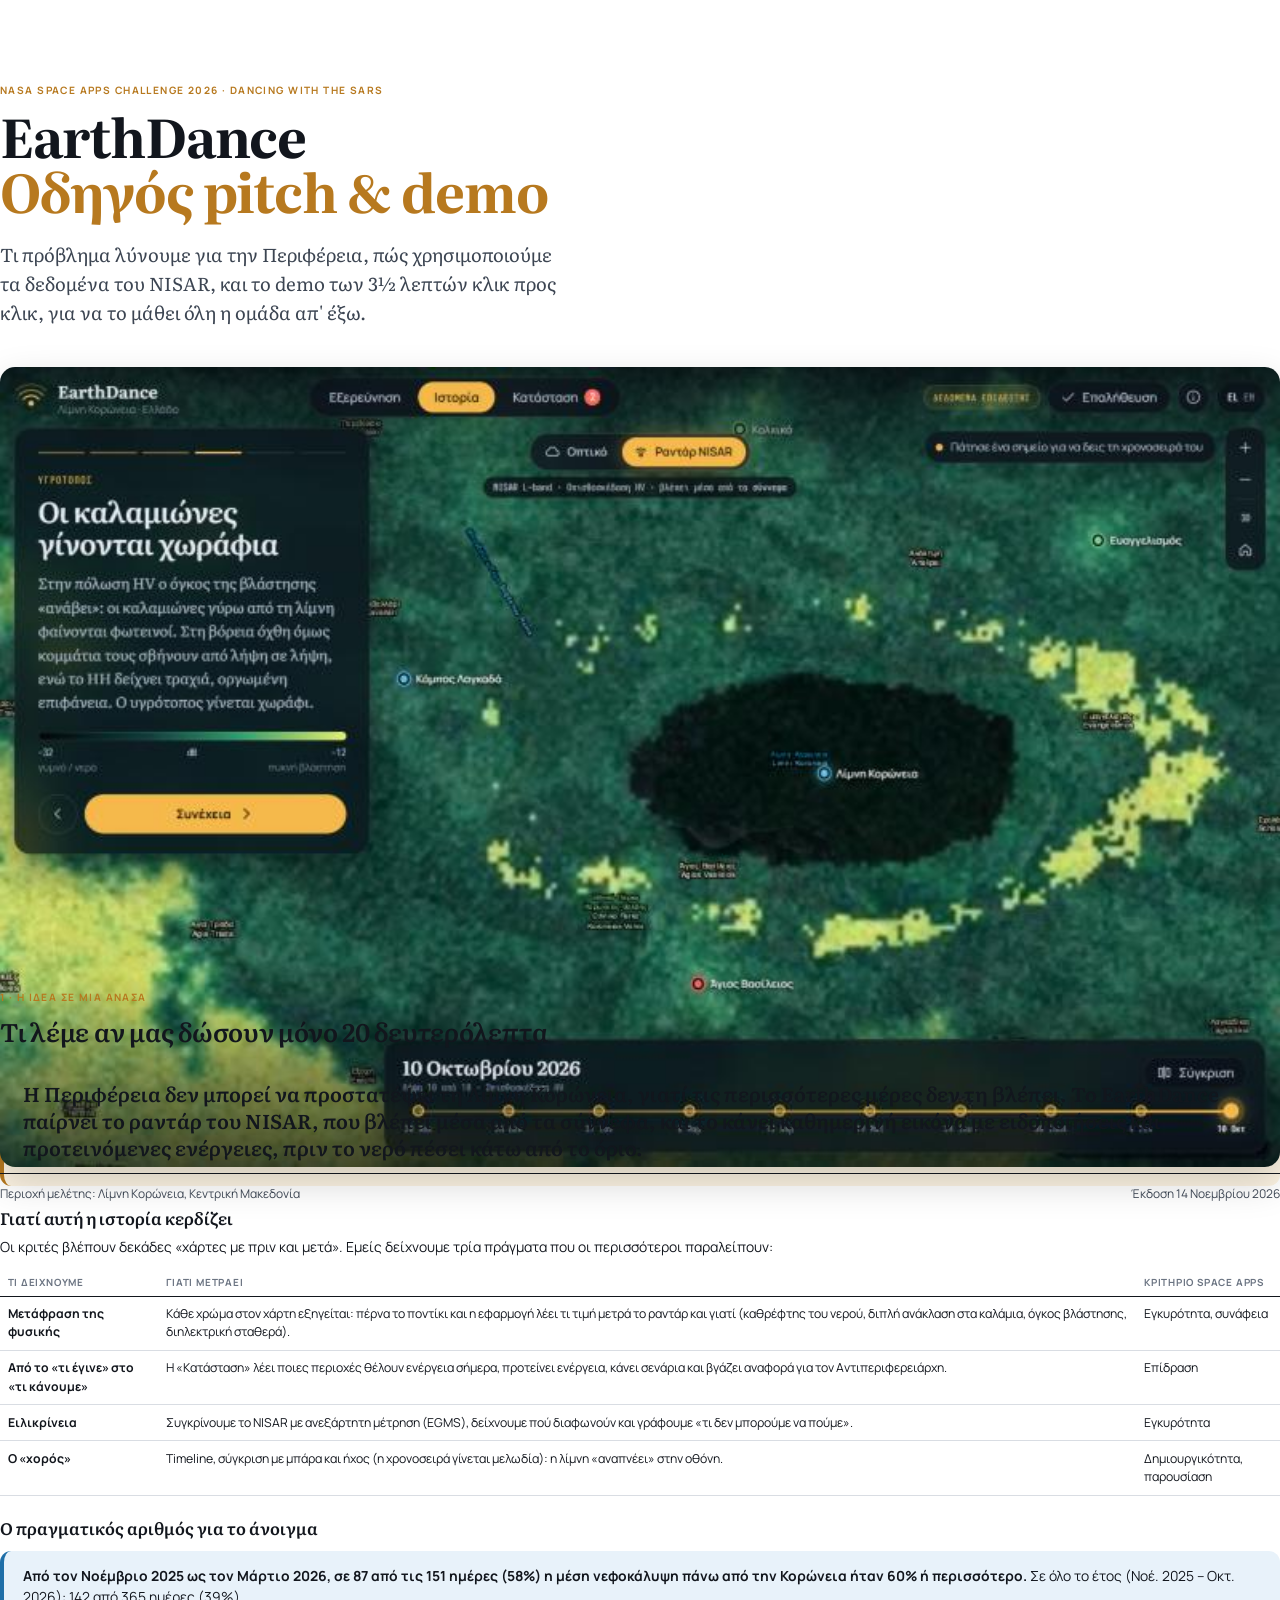
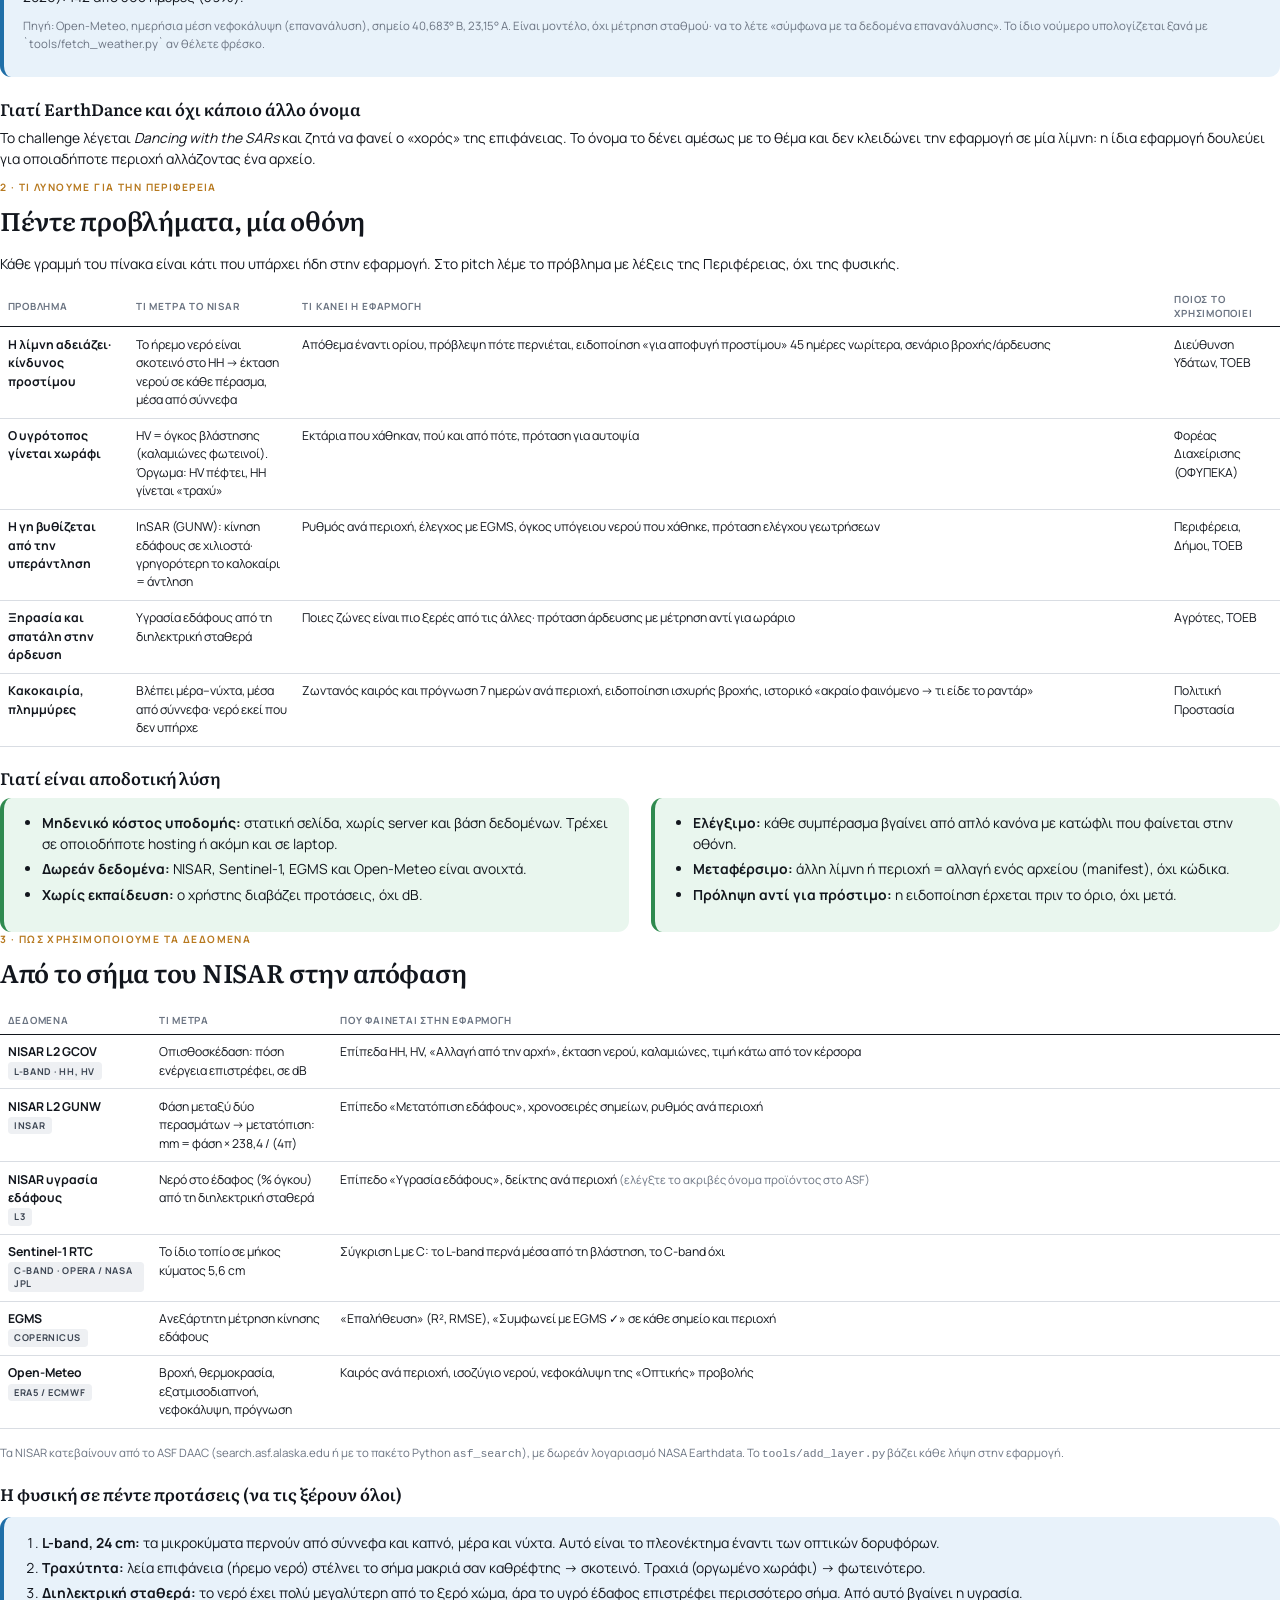
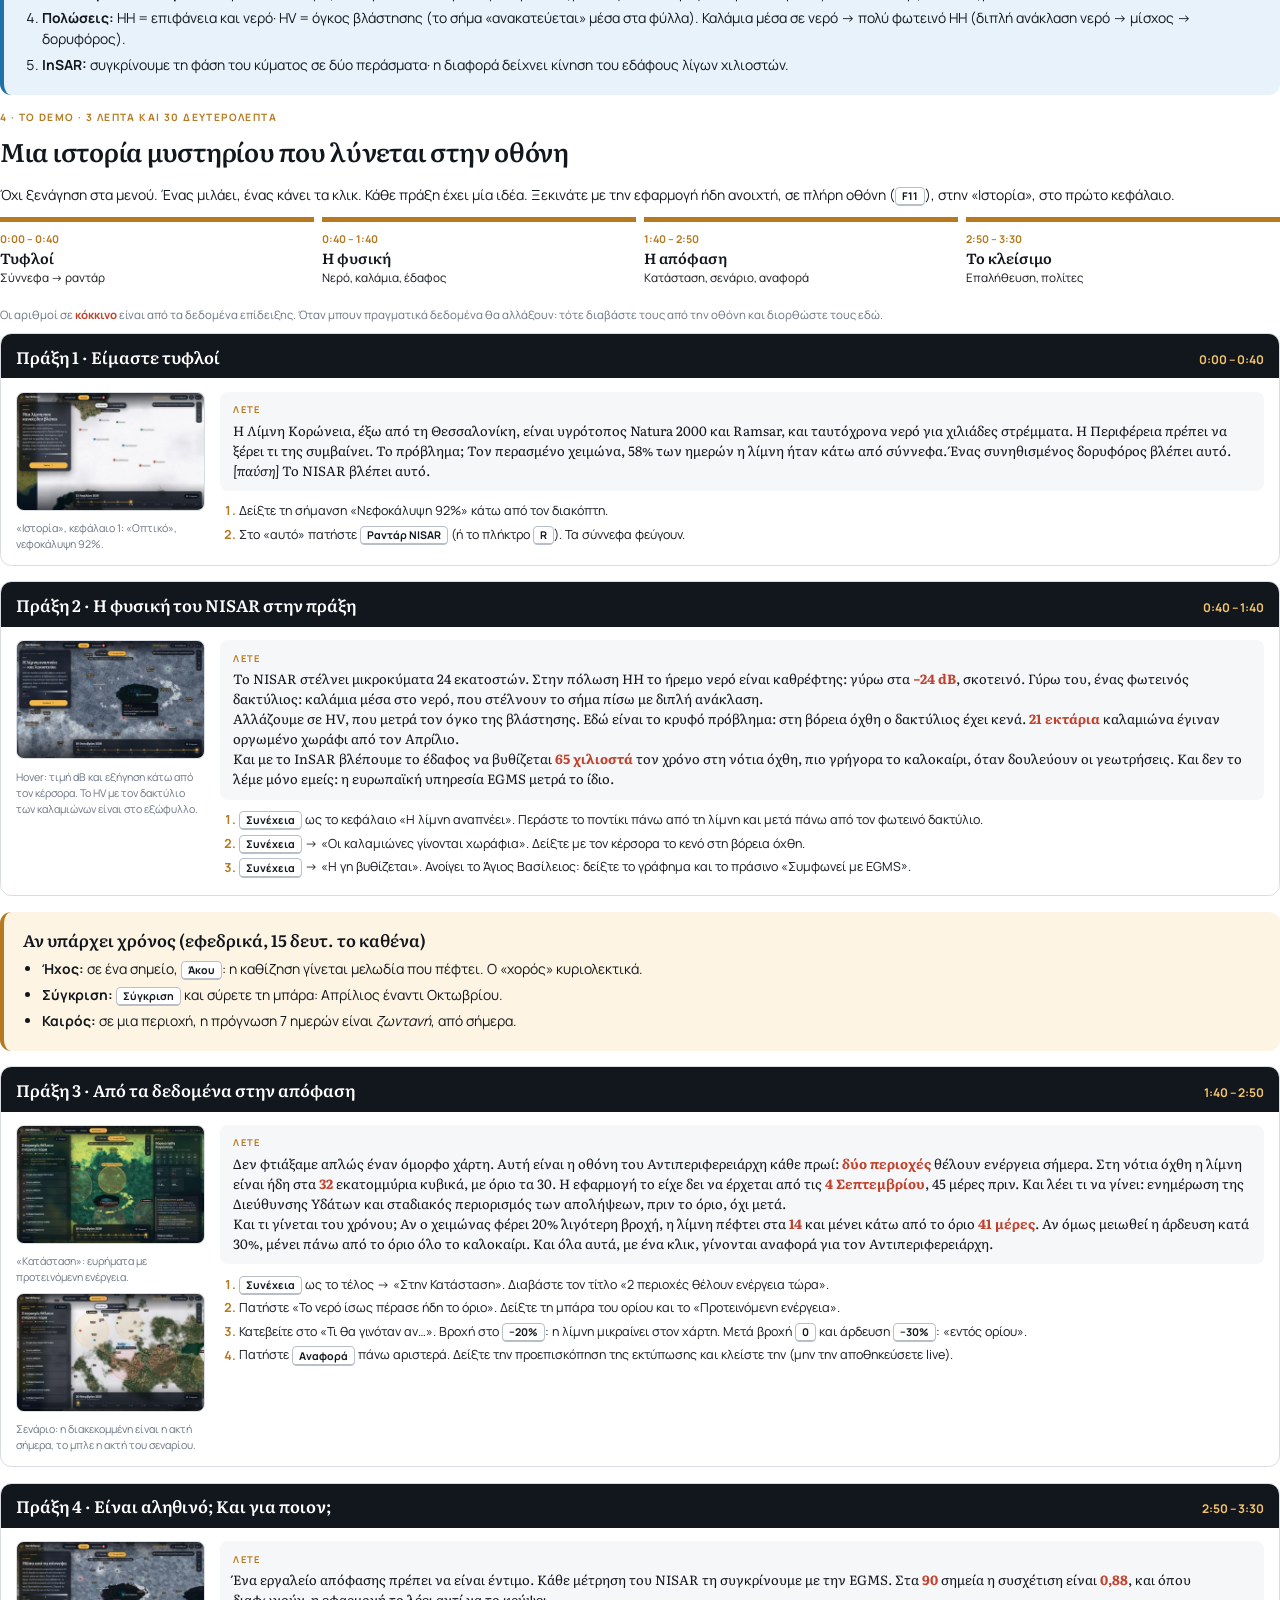
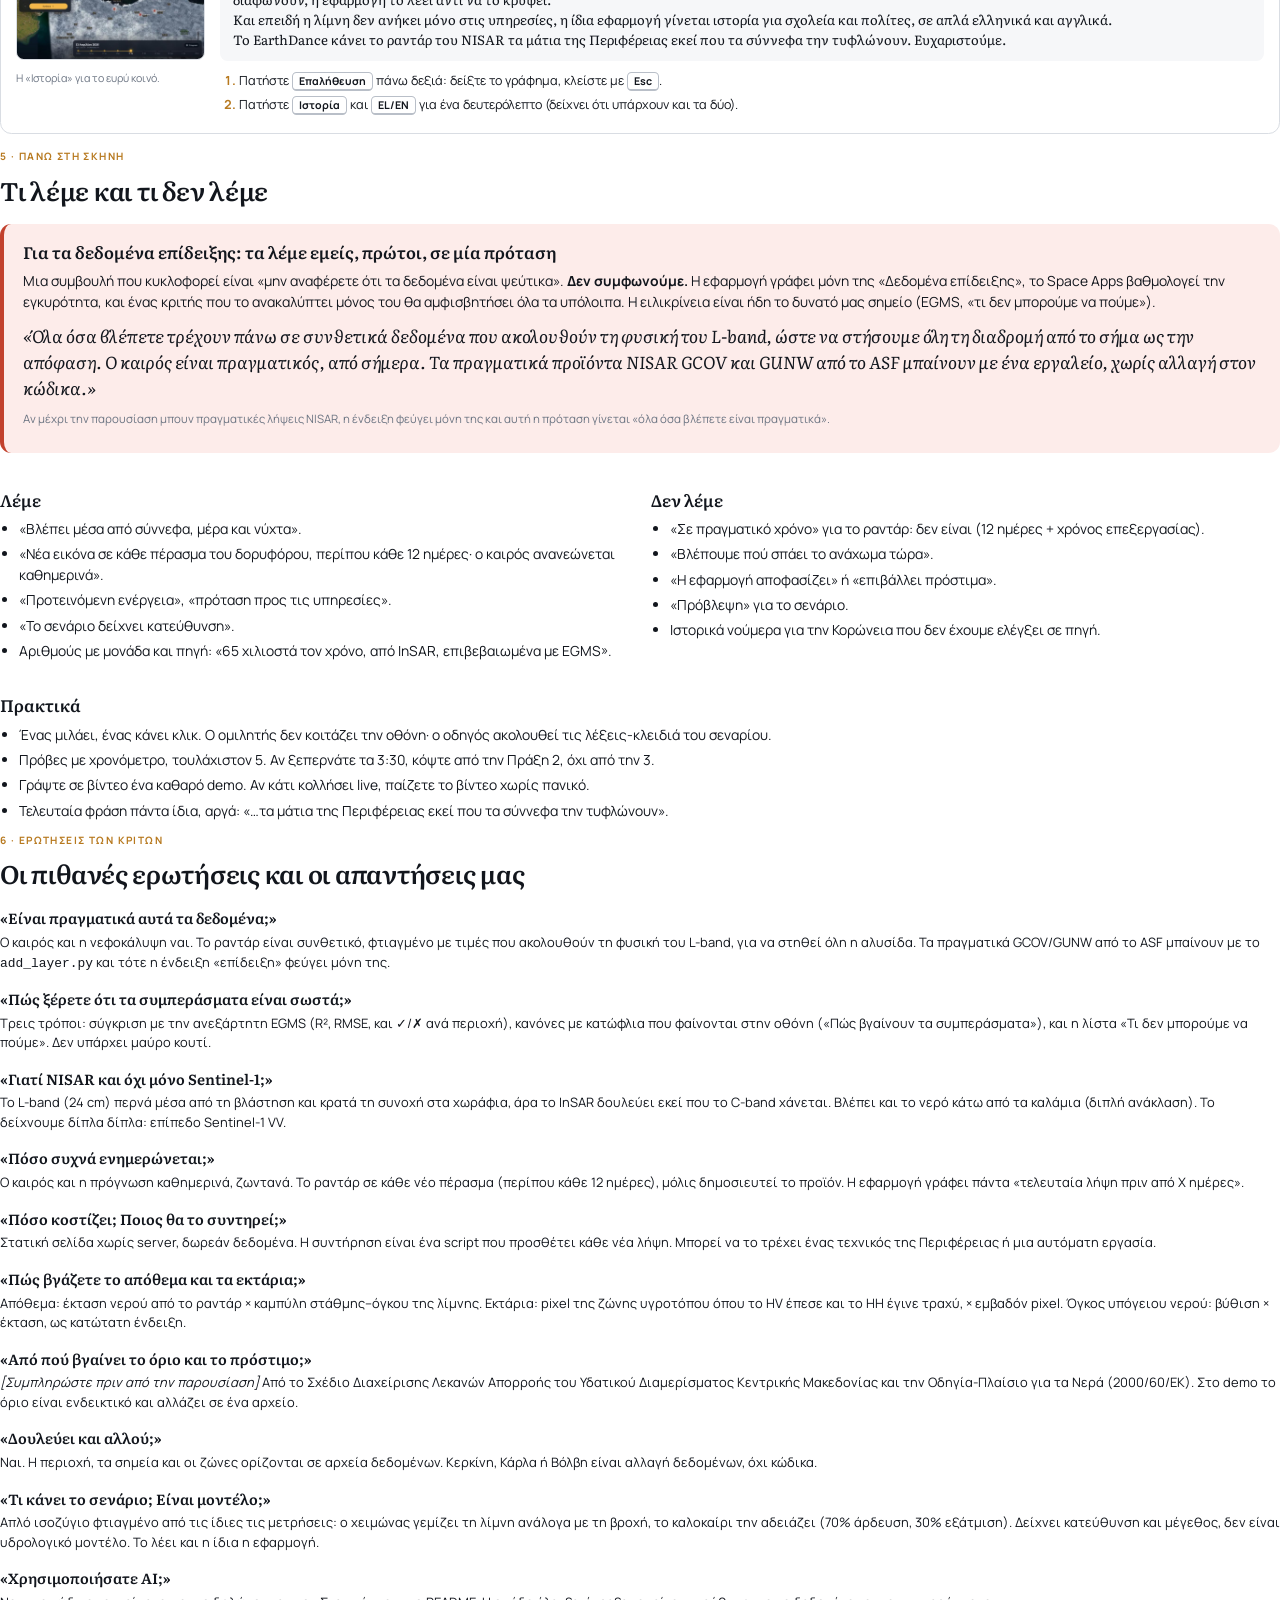
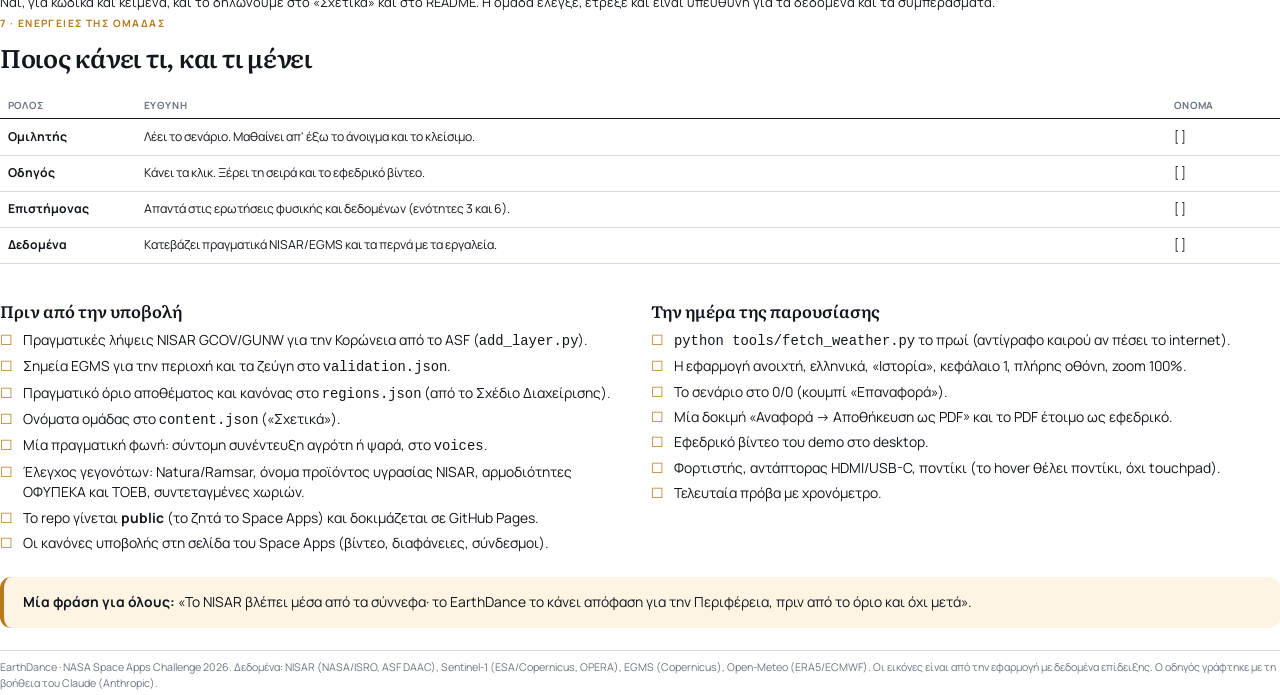
<file: docs/pitch/pitch.html>
<!doctype html>
<html lang="el">
<head>
<meta charset="utf-8">
<title>EarthDance · Οδηγός pitch και demo</title>
<link href="https://fonts.googleapis.com/css2?family=Literata:ital,opsz,wght@0,7..72,400;0,7..72,600;0,7..72,700;1,7..72,400&family=Manrope:wght@400;500;600;700;800&display=swap" rel="stylesheet">
<style>
  @page { size: A4; margin: 15mm 15mm 16mm; }
  :root { --ink: #12161d; --soft: #3c4552; --muted: #6b7482; --line: #d9dde3; --gold: #b7791f; --gold-bg: #fdf4e3; --red: #c2412d; --red-bg: #fdecea; --blue: #1f6fa8; --blue-bg: #e8f2fa; --green: #2f8a4f; --green-bg: #e9f6ee; }
  * { box-sizing: border-box; }
  html { -webkit-print-color-adjust: exact; print-color-adjust: exact; }
  body { margin: 0; font: 400 10.4pt/1.5 Manrope, "Segoe UI", sans-serif; color: var(--ink); }
  h1, h2, h3 { font-family: Literata, Georgia, serif; margin: 0; }
  h2 { font-size: 19pt; font-weight: 600; margin: 0 0 4mm; letter-spacing: -.01em; }
  h3 { font-size: 12.5pt; font-weight: 600; margin: 5mm 0 2mm; }
  p { margin: 0 0 2.6mm; }
  .page { break-after: page; }
  .page:last-child { break-after: auto; }
  .kicker { font: 700 7.6pt Manrope; letter-spacing: .14em; text-transform: uppercase; color: var(--gold); margin-bottom: 2mm; }
  .lead { font: 400 12pt/1.55 Literata, serif; color: var(--soft); }
  .muted { color: var(--muted); }
  small, .small { font-size: 8.6pt; color: var(--muted); }
  b { font-weight: 700; }
  ul { margin: 0 0 3mm; padding-left: 5mm; } li { margin-bottom: 1.2mm; }

  /* cover */
  .cover { height: 262mm; display: flex; flex-direction: column; justify-content: space-between; }
  .cover-top { padding-top: 22mm; }
  .cover h1 { font-size: 40pt; line-height: 1.02; letter-spacing: -.02em; margin: 3mm 0 6mm; }
  .cover h1 span { color: var(--gold); }
  .cover .lead { font-size: 14pt; max-width: 150mm; }
  .cover-img { width: 100%; border-radius: 4mm; margin: 8mm 0 0; box-shadow: 0 4mm 10mm rgba(0,0,0,.18); }
  .cover-meta { display: flex; justify-content: space-between; border-top: 1.5px solid var(--ink); padding-top: 3mm; font-size: 9pt; color: var(--soft); }

  /* boxes */
  .box { border-radius: 3mm; padding: 4mm 5mm; margin: 3mm 0 4mm; break-inside: avoid; }
  .box.gold { background: var(--gold-bg); border-left: 1.2mm solid var(--gold); }
  .box.red { background: var(--red-bg); border-left: 1.2mm solid var(--red); }
  .box.blue { background: var(--blue-bg); border-left: 1.2mm solid var(--blue); }
  .box.green { background: var(--green-bg); border-left: 1.2mm solid var(--green); }
  .box h3 { margin-top: 0; }
  .quote { font: italic 400 13pt/1.5 Literata, serif; color: var(--ink); }
  .big { font: 600 15pt/1.35 Literata, serif; }

  table { width: 100%; border-collapse: collapse; margin: 2mm 0 4mm; font-size: 9.2pt; break-inside: auto; }
  th { text-align: left; font: 700 7.4pt Manrope; letter-spacing: .08em; text-transform: uppercase; color: var(--muted); border-bottom: 1.5px solid var(--ink); padding: 1.8mm 2mm; }
  td { vertical-align: top; padding: 2.2mm 2mm; border-bottom: 1px solid var(--line); }
  tr { break-inside: avoid; }
  td b { color: var(--ink); }
  .tag { display: inline-block; font: 700 7pt Manrope; letter-spacing: .06em; text-transform: uppercase; padding: .6mm 1.8mm; border-radius: 1mm; background: #eef0f3; color: var(--soft); }

  /* demo script */
  .act { border: 1px solid var(--line); border-radius: 3mm; margin: 0 0 4mm; overflow: hidden; break-inside: avoid; }
  .act-head { display: flex; justify-content: space-between; align-items: baseline; background: var(--ink); color: #fff; padding: 2.6mm 4mm; }
  .act-head h3 { margin: 0; color: #fff; font-size: 12.5pt; }
  .act-head span { font: 700 9pt Manrope; color: #f4c46a; }
  .act-body { display: grid; grid-template-columns: 50mm 1fr; gap: 4mm; padding: 3.5mm 4mm; }
  .act-body img { width: 100%; border-radius: 2mm; border: 1px solid var(--line); }
  .act-body .cap { font-size: 8pt; color: var(--muted); margin-top: 1mm; }
  .say { font: 400 10pt/1.5 Literata, serif; color: var(--ink); background: #f6f7f9; border-radius: 2mm; padding: 3mm 3.5mm; margin-bottom: 3mm; }
  .say::before { content: "ΛΕΤΕ"; display: block; font: 700 7pt Manrope; letter-spacing: .14em; color: var(--gold); margin-bottom: 1mm; }
  .clicks { margin: 0; padding-left: 5mm; font-size: 9.4pt; }
  .clicks li::marker { color: var(--gold); font-weight: 700; }
  .k { display: inline-block; font: 700 8pt Manrope; padding: .3mm 1.6mm; border: 1px solid #b9bfc8; border-bottom-width: 2px; border-radius: 1.2mm; background: #fff; white-space: nowrap; }
  .num { font-weight: 700; color: var(--red); }

  .two { display: grid; grid-template-columns: 1fr 1fr; gap: 6mm; }
  .check li { list-style: none; position: relative; padding-left: 1mm; }
  .check li::before { content: "☐"; position: absolute; left: -5mm; color: var(--gold); }
  .qa h3 { font-size: 11pt; margin: 4mm 0 1mm; break-after: avoid; }
  .qa .q { break-inside: avoid; }
  .qa p { margin-bottom: 1mm; font-size: 9.7pt; }
  .timeline { display: grid; grid-template-columns: repeat(4, 1fr); gap: 2mm; margin: 3mm 0 5mm; }
  .timeline div { border-top: 1.4mm solid var(--gold); padding-top: 2mm; font-size: 8.8pt; }
  .timeline b { display: block; font: 600 11pt Literata, serif; }
  .timeline span { font: 700 8pt Manrope; color: var(--gold); }
  .foot { margin-top: 6mm; padding-top: 2mm; border-top: 1px solid var(--line); font-size: 8pt; color: var(--muted); }
</style>
</head>
<body>

<!-- ═══════════════ COVER ═══════════════ -->
<section class="page cover">
  <div class="cover-top">
    <div class="kicker">NASA Space Apps Challenge 2026 · Dancing with the SARs</div>
    <h1>EarthDance<br><span>Οδηγός pitch &amp; demo</span></h1>
    <p class="lead">Τι πρόβλημα λύνουμε για την Περιφέρεια, πώς χρησιμοποιούμε τα δεδομένα του NISAR, και το demo των 3½ λεπτών κλικ προς κλικ, για να το μάθει όλη η ομάδα απ' έξω.</p>
    <img class="cover-img" src="img/4-reeds.jpg" alt="">
  </div>
  <div class="cover-meta">
    <span>Περιοχή μελέτης: Λίμνη Κορώνεια, Κεντρική Μακεδονία</span>
    <span>Έκδοση 14 Νοεμβρίου 2026</span>
  </div>
</section>

<!-- ═══════════════ 1. THE IDEA ═══════════════ -->
<section class="page">
  <div class="kicker">1 · Η ιδέα σε μία ανάσα</div>
  <h2>Τι λέμε αν μας δώσουν μόνο 20 δευτερόλεπτα</h2>
  <div class="box gold">
    <p class="big">Η Περιφέρεια δεν μπορεί να προστατέψει τη Λίμνη Κορώνεια, γιατί τις περισσότερες μέρες δεν τη βλέπει. Το EarthDance παίρνει το ραντάρ του NISAR, που βλέπει μέσα από τα σύννεφα, και το κάνει καθημερινή εικόνα με ειδοποιήσεις και προτεινόμενες ενέργειες, πριν το νερό πέσει κάτω από το όριο.</p>
  </div>

  <h3>Γιατί αυτή η ιστορία κερδίζει</h3>
  <p>Οι κριτές βλέπουν δεκάδες «χάρτες με πριν και μετά». Εμείς δείχνουμε τρία πράγματα που οι περισσότεροι παραλείπουν:</p>
  <table>
    <tr><th style="width:42mm">Τι δείχνουμε</th><th>Γιατί μετράει</th><th style="width:38mm">Κριτήριο Space Apps</th></tr>
    <tr><td><b>Μετάφραση της φυσικής</b></td><td>Κάθε χρώμα στον χάρτη εξηγείται: πέρνα το ποντίκι και η εφαρμογή λέει τι τιμή μετρά το ραντάρ και γιατί (καθρέφτης του νερού, διπλή ανάκλαση στα καλάμια, όγκος βλάστησης, διηλεκτρική σταθερά).</td><td>Εγκυρότητα, συνάφεια</td></tr>
    <tr><td><b>Από το «τι έγινε» στο «τι κάνουμε»</b></td><td>Η «Κατάσταση» λέει ποιες περιοχές θέλουν ενέργεια σήμερα, προτείνει ενέργεια, κάνει σενάρια και βγάζει αναφορά για τον Αντιπεριφερειάρχη.</td><td>Επίδραση</td></tr>
    <tr><td><b>Ειλικρίνεια</b></td><td>Συγκρίνουμε το NISAR με ανεξάρτητη μέτρηση (EGMS), δείχνουμε πού διαφωνούν και γράφουμε «τι δεν μπορούμε να πούμε».</td><td>Εγκυρότητα</td></tr>
    <tr><td><b>Ο «χορός»</b></td><td>Timeline, σύγκριση με μπάρα και ήχος (η χρονοσειρά γίνεται μελωδία): η λίμνη «αναπνέει» στην οθόνη.</td><td>Δημιουργικότητα, παρουσίαση</td></tr>
  </table>

  <h3>Ο πραγματικός αριθμός για το άνοιγμα</h3>
  <div class="box blue">
    <p><b>Από τον Νοέμβριο 2025 ως τον Μάρτιο 2026, σε 87 από τις 151 ημέρες (58%) η μέση νεφοκάλυψη πάνω από την Κορώνεια ήταν 60% ή περισσότερο.</b> Σε όλο το έτος (Νοέ. 2025 – Οκτ. 2026): 142 από 365 ημέρες (39%).</p>
    <p class="small">Πηγή: Open-Meteo, ημερήσια μέση νεφοκάλυψη (επανανάλυση), σημείο 40,683° Β, 23,15° Α. Είναι μοντέλο, όχι μέτρηση σταθμού· να το λέτε «σύμφωνα με τα δεδομένα επανανάλυσης». Το ίδιο νούμερο υπολογίζεται ξανά με `tools/fetch_weather.py` αν θέλετε φρέσκο.</p>
  </div>

  <h3>Γιατί EarthDance και όχι κάποιο άλλο όνομα</h3>
  <p>Το challenge λέγεται <i>Dancing with the SARs</i> και ζητά να φανεί ο «χορός» της επιφάνειας. Το όνομα το δένει αμέσως με το θέμα και δεν κλειδώνει την εφαρμογή σε μία λίμνη: η ίδια εφαρμογή δουλεύει για οποιαδήποτε περιοχή αλλάζοντας ένα αρχείο.</p>
</section>

<!-- ═══════════════ 2. PROBLEMS ═══════════════ -->
<section class="page">
  <div class="kicker">2 · Τι λύνουμε για την Περιφέρεια</div>
  <h2>Πέντε προβλήματα, μία οθόνη</h2>
  <p>Κάθε γραμμή του πίνακα είναι κάτι που υπάρχει ήδη στην εφαρμογή. Στο pitch λέμε το πρόβλημα με λέξεις της Περιφέρειας, όχι της φυσικής.</p>
  <table>
    <tr><th style="width:34mm">Πρόβλημα</th><th style="width:44mm">Τι μετρά το NISAR</th><th>Τι κάνει η εφαρμογή</th><th style="width:30mm">Ποιος το χρησιμοποιεί</th></tr>
    <tr><td><b>Η λίμνη αδειάζει· κίνδυνος προστίμου</b></td><td>Το ήρεμο νερό είναι σκοτεινό στο HH → έκταση νερού σε κάθε πέρασμα, μέσα από σύννεφα</td><td>Απόθεμα έναντι ορίου, πρόβλεψη πότε περνιέται, ειδοποίηση «για αποφυγή προστίμου» 45 ημέρες νωρίτερα, σενάριο βροχής/άρδευσης</td><td>Διεύθυνση Υδάτων, ΤΟΕΒ</td></tr>
    <tr><td><b>Ο υγρότοπος γίνεται χωράφι</b></td><td>HV = όγκος βλάστησης (καλαμιώνες φωτεινοί). Όργωμα: HV πέφτει, HH γίνεται «τραχύ»</td><td>Εκτάρια που χάθηκαν, πού και από πότε, πρόταση για αυτοψία</td><td>Φορέας Διαχείρισης (ΟΦΥΠΕΚΑ)</td></tr>
    <tr><td><b>Η γη βυθίζεται από την υπεράντληση</b></td><td>InSAR (GUNW): κίνηση εδάφους σε χιλιοστά· γρηγορότερη το καλοκαίρι = άντληση</td><td>Ρυθμός ανά περιοχή, έλεγχος με EGMS, όγκος υπόγειου νερού που χάθηκε, πρόταση ελέγχου γεωτρήσεων</td><td>Περιφέρεια, Δήμοι, ΤΟΕΒ</td></tr>
    <tr><td><b>Ξηρασία και σπατάλη στην άρδευση</b></td><td>Υγρασία εδάφους από τη διηλεκτρική σταθερά</td><td>Ποιες ζώνες είναι πιο ξερές από τις άλλες· πρόταση άρδευσης με μέτρηση αντί για ωράριο</td><td>Αγρότες, ΤΟΕΒ</td></tr>
    <tr><td><b>Κακοκαιρία, πλημμύρες</b></td><td>Βλέπει μέρα–νύχτα, μέσα από σύννεφα· νερό εκεί που δεν υπήρχε</td><td>Ζωντανός καιρός και πρόγνωση 7 ημερών ανά περιοχή, ειδοποίηση ισχυρής βροχής, ιστορικό «ακραίο φαινόμενο → τι είδε το ραντάρ»</td><td>Πολιτική Προστασία</td></tr>
  </table>

  <h3>Γιατί είναι αποδοτική λύση</h3>
  <div class="two">
    <div class="box green" style="margin:0">
      <ul>
        <li><b>Μηδενικό κόστος υποδομής:</b> στατική σελίδα, χωρίς server και βάση δεδομένων. Τρέχει σε οποιοδήποτε hosting ή ακόμη και σε laptop.</li>
        <li><b>Δωρεάν δεδομένα:</b> NISAR, Sentinel-1, EGMS και Open-Meteo είναι ανοιχτά.</li>
        <li><b>Χωρίς εκπαίδευση:</b> ο χρήστης διαβάζει προτάσεις, όχι dB.</li>
      </ul>
    </div>
    <div class="box green" style="margin:0">
      <ul>
        <li><b>Ελέγξιμο:</b> κάθε συμπέρασμα βγαίνει από απλό κανόνα με κατώφλι που φαίνεται στην οθόνη.</li>
        <li><b>Μεταφέρσιμο:</b> άλλη λίμνη ή περιοχή = αλλαγή ενός αρχείου (manifest), όχι κώδικα.</li>
        <li><b>Πρόληψη αντί για πρόστιμο:</b> η ειδοποίηση έρχεται πριν το όριο, όχι μετά.</li>
      </ul>
    </div>
  </div>
</section>

<!-- ═══════════════ 3. NASA DATA ═══════════════ -->
<section class="page">
  <div class="kicker">3 · Πώς χρησιμοποιούμε τα δεδομένα</div>
  <h2>Από το σήμα του NISAR στην απόφαση</h2>
  <table>
    <tr><th style="width:40mm">Δεδομένα</th><th style="width:48mm">Τι μετρά</th><th>Πού φαίνεται στην εφαρμογή</th></tr>
    <tr><td><b>NISAR L2 GCOV</b><br><span class="tag">L-band · HH, HV</span></td><td>Οπισθοσκέδαση: πόση ενέργεια επιστρέφει, σε dB</td><td>Επίπεδα HH, HV, «Αλλαγή από την αρχή», έκταση νερού, καλαμιώνες, τιμή κάτω από τον κέρσορα</td></tr>
    <tr><td><b>NISAR L2 GUNW</b><br><span class="tag">InSAR</span></td><td>Φάση μεταξύ δύο περασμάτων → μετατόπιση: mm = φάση × 238,4 / (4π)</td><td>Επίπεδο «Μετατόπιση εδάφους», χρονοσειρές σημείων, ρυθμός ανά περιοχή</td></tr>
    <tr><td><b>NISAR υγρασία εδάφους</b><br><span class="tag">L3</span></td><td>Νερό στο έδαφος (% όγκου) από τη διηλεκτρική σταθερά</td><td>Επίπεδο «Υγρασία εδάφους», δείκτης ανά περιοχή <small>(ελέγξτε το ακριβές όνομα προϊόντος στο ASF)</small></td></tr>
    <tr><td><b>Sentinel-1 RTC</b><br><span class="tag">C-band · OPERA / NASA JPL</span></td><td>Το ίδιο τοπίο σε μήκος κύματος 5,6 cm</td><td>Σύγκριση L με C: το L-band περνά μέσα από τη βλάστηση, το C-band όχι</td></tr>
    <tr><td><b>EGMS</b><br><span class="tag">Copernicus</span></td><td>Ανεξάρτητη μέτρηση κίνησης εδάφους</td><td>«Επαλήθευση» (R², RMSE), «Συμφωνεί με EGMS ✓» σε κάθε σημείο και περιοχή</td></tr>
    <tr><td><b>Open-Meteo</b><br><span class="tag">ERA5 / ECMWF</span></td><td>Βροχή, θερμοκρασία, εξατμισοδιαπνοή, νεφοκάλυψη, πρόγνωση</td><td>Καιρός ανά περιοχή, ισοζύγιο νερού, νεφοκάλυψη της «Οπτικής» προβολής</td></tr>
  </table>
  <p class="small">Τα NISAR κατεβαίνουν από το ASF DAAC (search.asf.alaska.edu ή με το πακέτο Python <code>asf_search</code>), με δωρεάν λογαριασμό NASA Earthdata. Το <code>tools/add_layer.py</code> βάζει κάθε λήψη στην εφαρμογή.</p>

  <h3>Η φυσική σε πέντε προτάσεις (να τις ξέρουν όλοι)</h3>
  <div class="box blue">
    <ol style="margin:0;padding-left:5mm">
      <li><b>L-band, 24 cm:</b> τα μικροκύματα περνούν από σύννεφα και καπνό, μέρα και νύχτα. Αυτό είναι το πλεονέκτημα έναντι των οπτικών δορυφόρων.</li>
      <li><b>Τραχύτητα:</b> λεία επιφάνεια (ήρεμο νερό) στέλνει το σήμα μακριά σαν καθρέφτης → σκοτεινό. Τραχιά (οργωμένο χωράφι) → φωτεινότερο.</li>
      <li><b>Διηλεκτρική σταθερά:</b> το νερό έχει πολύ μεγαλύτερη από το ξερό χώμα, άρα το υγρό έδαφος επιστρέφει περισσότερο σήμα. Από αυτό βγαίνει η υγρασία.</li>
      <li><b>Πολώσεις:</b> HH = επιφάνεια και νερό· HV = όγκος βλάστησης (το σήμα «ανακατεύεται» μέσα στα φύλλα). Καλάμια μέσα σε νερό → πολύ φωτεινό HH (διπλή ανάκλαση νερό → μίσχος → δορυφόρος).</li>
      <li><b>InSAR:</b> συγκρίνουμε τη φάση του κύματος σε δύο περάσματα· η διαφορά δείχνει κίνηση του εδάφους λίγων χιλιοστών.</li>
    </ol>
  </div>
</section>

<!-- ═══════════════ 4. DEMO SCRIPT ═══════════════ -->
<section class="page">
  <div class="kicker">4 · Το demo · 3 λεπτά και 30 δευτερόλεπτα</div>
  <h2>Μια ιστορία μυστηρίου που λύνεται στην οθόνη</h2>
  <p>Όχι ξενάγηση στα μενού. Ένας μιλάει, ένας κάνει τα κλικ. Κάθε πράξη έχει μία ιδέα. Ξεκινάτε με την εφαρμογή ήδη ανοιχτή, σε πλήρη οθόνη (<span class="k">F11</span>), στην «Ιστορία», στο πρώτο κεφάλαιο.</p>
  <div class="timeline">
    <div><span>0:00 – 0:40</span><b>Τυφλοί</b>Σύννεφα → ραντάρ</div>
    <div><span>0:40 – 1:40</span><b>Η φυσική</b>Νερό, καλάμια, έδαφος</div>
    <div><span>1:40 – 2:50</span><b>Η απόφαση</b>Κατάσταση, σενάριο, αναφορά</div>
    <div><span>2:50 – 3:30</span><b>Το κλείσιμο</b>Επαλήθευση, πολίτες</div>
  </div>
  <p class="small">Οι αριθμοί σε <span class="num">κόκκινο</span> είναι από τα δεδομένα επίδειξης. Όταν μπουν πραγματικά δεδομένα θα αλλάξουν: τότε διαβάστε τους από την οθόνη και διορθώστε τους εδώ.</p>

  <div class="act">
    <div class="act-head"><h3>Πράξη 1 · Είμαστε τυφλοί</h3><span>0:00 – 0:40</span></div>
    <div class="act-body">
      <div><img src="img/1-clouds.jpg" alt=""><div class="cap">«Ιστορία», κεφάλαιο 1: «Οπτικό», νεφοκάλυψη 92%.</div></div>
      <div>
        <div class="say">Η Λίμνη Κορώνεια, έξω από τη Θεσσαλονίκη, είναι υγρότοπος Natura 2000 και Ramsar, και ταυτόχρονα νερό για χιλιάδες στρέμματα. Η Περιφέρεια πρέπει να ξέρει τι της συμβαίνει. Το πρόβλημα; Τον περασμένο χειμώνα, 58% των ημερών η λίμνη ήταν κάτω από σύννεφα. Ένας συνηθισμένος δορυφόρος βλέπει αυτό. <i>[παύση]</i> Το NISAR βλέπει αυτό.</div>
        <ol class="clicks">
          <li>Δείξτε τη σήμανση «Νεφοκάλυψη 92%» κάτω από τον διακόπτη.</li>
          <li>Στο «αυτό» πατήστε <span class="k">Ραντάρ NISAR</span> (ή το πλήκτρο <span class="k">R</span>). Τα σύννεφα φεύγουν.</li>
        </ol>
      </div>
    </div>
  </div>

  <div class="act">
    <div class="act-head"><h3>Πράξη 2 · Η φυσική του NISAR στην πράξη</h3><span>0:40 – 1:40</span></div>
    <div class="act-body">
      <div><img src="img/3-hover.jpg" alt=""><div class="cap">Hover: τιμή dB και εξήγηση κάτω από τον κέρσορα. Το HV με τον δακτύλιο των καλαμιώνων είναι στο εξώφυλλο.</div></div>
      <div>
        <div class="say">Το NISAR στέλνει μικροκύματα 24 εκατοστών. Στην πόλωση HH το ήρεμο νερό είναι καθρέφτης: γύρω στα <span class="num">−24 dB</span>, σκοτεινό. Γύρω του, ένας φωτεινός δακτύλιος: καλάμια μέσα στο νερό, που στέλνουν το σήμα πίσω με διπλή ανάκλαση. <br>Αλλάζουμε σε HV, που μετρά τον όγκο της βλάστησης. Εδώ είναι το κρυφό πρόβλημα: στη βόρεια όχθη ο δακτύλιος έχει κενά. <span class="num">21 εκτάρια</span> καλαμιώνα έγιναν οργωμένο χωράφι από τον Απρίλιο. <br>Και με το InSAR βλέπουμε το έδαφος να βυθίζεται <span class="num">65 χιλιοστά</span> τον χρόνο στη νότια όχθη, πιο γρήγορα το καλοκαίρι, όταν δουλεύουν οι γεωτρήσεις. Και δεν το λέμε μόνο εμείς: η ευρωπαϊκή υπηρεσία EGMS μετρά το ίδιο.</div>
        <ol class="clicks">
          <li><span class="k">Συνέχεια</span> ως το κεφάλαιο «Η λίμνη αναπνέει». Περάστε το ποντίκι πάνω από τη λίμνη και μετά πάνω από τον φωτεινό δακτύλιο.</li>
          <li><span class="k">Συνέχεια</span> → «Οι καλαμιώνες γίνονται χωράφια». Δείξτε με τον κέρσορα το κενό στη βόρεια όχθη.</li>
          <li><span class="k">Συνέχεια</span> → «Η γη βυθίζεται». Ανοίγει το Άγιος Βασίλειος: δείξτε το γράφημα και το πράσινο «Συμφωνεί με EGMS».</li>
        </ol>
      </div>
    </div>
  </div>
  <div class="box gold">
    <h3>Αν υπάρχει χρόνος (εφεδρικά, 15 δευτ. το καθένα)</h3>
    <ul style="margin:0">
      <li><b>Ήχος:</b> σε ένα σημείο, <span class="k">Άκου</span>: η καθίζηση γίνεται μελωδία που πέφτει. Ο «χορός» κυριολεκτικά.</li>
      <li><b>Σύγκριση:</b> <span class="k">Σύγκριση</span> και σύρετε τη μπάρα: Απρίλιος έναντι Οκτωβρίου.</li>
      <li><b>Καιρός:</b> σε μια περιοχή, η πρόγνωση 7 ημερών είναι <i>ζωντανή</i>, από σήμερα.</li>
    </ul>
  </div>
</section>

<section class="page">
  <div class="act">
    <div class="act-head"><h3>Πράξη 3 · Από τα δεδομένα στην απόφαση</h3><span>1:40 – 2:50</span></div>
    <div class="act-body">
      <div><img src="img/7-actions.jpg" alt=""><div class="cap">«Κατάσταση»: ευρήματα με προτεινόμενη ενέργεια.</div><img src="img/6-scenario.jpg" alt="" style="margin-top:2mm"><div class="cap">Σενάριο: η διακεκομμένη είναι η ακτή σήμερα, το μπλε η ακτή του σεναρίου.</div></div>
      <div>
        <div class="say">Δεν φτιάξαμε απλώς έναν όμορφο χάρτη. Αυτή είναι η οθόνη του Αντιπεριφερειάρχη κάθε πρωί: <span class="num">δύο περιοχές</span> θέλουν ενέργεια σήμερα. Στη νότια όχθη η λίμνη είναι ήδη στα <span class="num">32</span> εκατομμύρια κυβικά, με όριο τα 30. Η εφαρμογή το είχε δει να έρχεται από τις <span class="num">4 Σεπτεμβρίου</span>, 45 μέρες πριν. Και λέει τι να γίνει: ενημέρωση της Διεύθυνσης Υδάτων και σταδιακός περιορισμός των απολήψεων, πριν το όριο, όχι μετά. <br>Και τι γίνεται του χρόνου; Αν ο χειμώνας φέρει 20% λιγότερη βροχή, η λίμνη πέφτει στα <span class="num">14</span> και μένει κάτω από το όριο <span class="num">41 μέρες</span>. Αν όμως μειωθεί η άρδευση κατά 30%, μένει πάνω από το όριο όλο το καλοκαίρι. Και όλα αυτά, με ένα κλικ, γίνονται αναφορά για τον Αντιπεριφερειάρχη.</div>
        <ol class="clicks">
          <li><span class="k">Συνέχεια</span> ως το τέλος → «Στην Κατάσταση». Διαβάστε τον τίτλο «2 περιοχές θέλουν ενέργεια τώρα».</li>
          <li>Πατήστε «Το νερό ίσως πέρασε ήδη το όριο». Δείξτε τη μπάρα του ορίου και το «Προτεινόμενη ενέργεια».</li>
          <li>Κατεβείτε στο «Τι θα γινόταν αν…». Βροχή στο <span class="k">−20%</span>: η λίμνη μικραίνει στον χάρτη. Μετά βροχή <span class="k">0</span> και άρδευση <span class="k">−30%</span>: «εντός ορίου».</li>
          <li>Πατήστε <span class="k">Αναφορά</span> πάνω αριστερά. Δείξτε την προεπισκόπηση της εκτύπωσης και κλείστε την (μην την αποθηκεύσετε live).</li>
        </ol>
      </div>
    </div>
  </div>

  <div class="act">
    <div class="act-head"><h3>Πράξη 4 · Είναι αληθινό; Και για ποιον;</h3><span>2:50 – 3:30</span></div>
    <div class="act-body">
      <div><img src="img/2-radar.jpg" alt=""><div class="cap">Η «Ιστορία» για το ευρύ κοινό.</div></div>
      <div>
        <div class="say">Ένα εργαλείο απόφασης πρέπει να είναι έντιμο. Κάθε μέτρηση του NISAR τη συγκρίνουμε με την EGMS. Στα <span class="num">90</span> σημεία η συσχέτιση είναι <span class="num">0,88</span>, και όπου διαφωνούν, η εφαρμογή το λέει αντί να το κρύψει. <br>Και επειδή η λίμνη δεν ανήκει μόνο στις υπηρεσίες, η ίδια εφαρμογή γίνεται ιστορία για σχολεία και πολίτες, σε απλά ελληνικά και αγγλικά. <br>Το EarthDance κάνει το ραντάρ του NISAR τα μάτια της Περιφέρειας εκεί που τα σύννεφα την τυφλώνουν. Ευχαριστούμε.</div>
        <ol class="clicks">
          <li>Πατήστε <span class="k">Επαλήθευση</span> πάνω δεξιά: δείξτε το γράφημα, κλείστε με <span class="k">Esc</span>.</li>
          <li>Πατήστε <span class="k">Ιστορία</span> και <span class="k">EL/EN</span> για ένα δευτερόλεπτο (δείχνει ότι υπάρχουν και τα δύο).</li>
        </ol>
      </div>
    </div>
  </div>

</section>

<!-- ═══════════════ 5. DO / DON'T ═══════════════ -->
<section class="page">
  <div class="kicker">5 · Πάνω στη σκηνή</div>
  <h2>Τι λέμε και τι δεν λέμε</h2>

  <div class="box red">
    <h3>Για τα δεδομένα επίδειξης: τα λέμε εμείς, πρώτοι, σε μία πρόταση</h3>
    <p>Μια συμβουλή που κυκλοφορεί είναι «μην αναφέρετε ότι τα δεδομένα είναι ψεύτικα». <b>Δεν συμφωνούμε.</b> Η εφαρμογή γράφει μόνη της «Δεδομένα επίδειξης», το Space Apps βαθμολογεί την εγκυρότητα, και ένας κριτής που το ανακαλύπτει μόνος του θα αμφισβητήσει όλα τα υπόλοιπα. Η ειλικρίνεια είναι ήδη το δυνατό μας σημείο (EGMS, «τι δεν μπορούμε να πούμε»).</p>
    <p class="quote">«Όλα όσα βλέπετε τρέχουν πάνω σε συνθετικά δεδομένα που ακολουθούν τη φυσική του L-band, ώστε να στήσουμε όλη τη διαδρομή από το σήμα ως την απόφαση. Ο καιρός είναι πραγματικός, από σήμερα. Τα πραγματικά προϊόντα NISAR GCOV και GUNW από το ASF μπαίνουν με ένα εργαλείο, χωρίς αλλαγή στον κώδικα.»</p>
    <p class="small">Αν μέχρι την παρουσίαση μπουν πραγματικές λήψεις NISAR, η ένδειξη φεύγει μόνη της και αυτή η πρόταση γίνεται «όλα όσα βλέπετε είναι πραγματικά».</p>
  </div>

  <div class="two">
    <div>
      <h3>Λέμε</h3>
      <ul>
        <li>«Βλέπει μέσα από σύννεφα, μέρα και νύχτα».</li>
        <li>«Νέα εικόνα σε κάθε πέρασμα του δορυφόρου, περίπου κάθε 12 ημέρες· ο καιρός ανανεώνεται καθημερινά».</li>
        <li>«Προτεινόμενη ενέργεια», «πρόταση προς τις υπηρεσίες».</li>
        <li>«Το σενάριο δείχνει κατεύθυνση».</li>
        <li>Αριθμούς με μονάδα και πηγή: «65 χιλιοστά τον χρόνο, από InSAR, επιβεβαιωμένα με EGMS».</li>
      </ul>
    </div>
    <div>
      <h3>Δεν λέμε</h3>
      <ul>
        <li>«Σε πραγματικό χρόνο» για το ραντάρ: δεν είναι (12 ημέρες + χρόνος επεξεργασίας).</li>
        <li>«Βλέπουμε πού σπάει το ανάχωμα τώρα».</li>
        <li>«Η εφαρμογή αποφασίζει» ή «επιβάλλει πρόστιμα».</li>
        <li>«Πρόβλεψη» για το σενάριο.</li>
        <li>Ιστορικά νούμερα για την Κορώνεια που δεν έχουμε ελέγξει σε πηγή.</li>
      </ul>
    </div>
  </div>

  <h3>Πρακτικά</h3>
  <ul>
    <li>Ένας μιλάει, ένας κάνει κλικ. Ο ομιλητής δεν κοιτάζει την οθόνη· ο οδηγός ακολουθεί τις λέξεις-κλειδιά του σεναρίου.</li>
    <li>Πρόβες με χρονόμετρο, τουλάχιστον 5. Αν ξεπερνάτε τα 3:30, κόψτε από την Πράξη 2, όχι από την 3.</li>
    <li>Γράψτε σε βίντεο ένα καθαρό demo. Αν κάτι κολλήσει live, παίζετε το βίντεο χωρίς πανικό.</li>
    <li>Τελευταία φράση πάντα ίδια, αργά: «…τα μάτια της Περιφέρειας εκεί που τα σύννεφα την τυφλώνουν».</li>
  </ul>
</section>

<!-- ═══════════════ 6. Q&A ═══════════════ -->
<section class="page qa">
  <div class="kicker">6 · Ερωτήσεις των κριτών</div>
  <h2>Οι πιθανές ερωτήσεις και οι απαντήσεις μας</h2>

  <div class="q"><h3>«Είναι πραγματικά αυτά τα δεδομένα;»</h3>
  <p>Ο καιρός και η νεφοκάλυψη ναι. Το ραντάρ είναι συνθετικό, φτιαγμένο με τιμές που ακολουθούν τη φυσική του L-band, για να στηθεί όλη η αλυσίδα. Τα πραγματικά GCOV/GUNW από το ASF μπαίνουν με το <code>add_layer.py</code> και τότε η ένδειξη «επίδειξη» φεύγει μόνη της.</p></div>

  <div class="q"><h3>«Πώς ξέρετε ότι τα συμπεράσματα είναι σωστά;»</h3>
  <p>Τρεις τρόποι: σύγκριση με την ανεξάρτητη EGMS (R², RMSE, και ✓/✗ ανά περιοχή), κανόνες με κατώφλια που φαίνονται στην οθόνη («Πώς βγαίνουν τα συμπεράσματα»), και η λίστα «Τι δεν μπορούμε να πούμε». Δεν υπάρχει μαύρο κουτί.</p></div>

  <div class="q"><h3>«Γιατί NISAR και όχι μόνο Sentinel-1;»</h3>
  <p>Το L-band (24 cm) περνά μέσα από τη βλάστηση και κρατά τη συνοχή στα χωράφια, άρα το InSAR δουλεύει εκεί που το C-band χάνεται. Βλέπει και το νερό κάτω από τα καλάμια (διπλή ανάκλαση). Το δείχνουμε δίπλα δίπλα: επίπεδο Sentinel-1 VV.</p></div>

  <div class="q"><h3>«Πόσο συχνά ενημερώνεται;»</h3>
  <p>Ο καιρός και η πρόγνωση καθημερινά, ζωντανά. Το ραντάρ σε κάθε νέο πέρασμα (περίπου κάθε 12 ημέρες), μόλις δημοσιευτεί το προϊόν. Η εφαρμογή γράφει πάντα «τελευταία λήψη πριν από Χ ημέρες».</p></div>

  <div class="q"><h3>«Πόσο κοστίζει; Ποιος θα το συντηρεί;»</h3>
  <p>Στατική σελίδα χωρίς server, δωρεάν δεδομένα. Η συντήρηση είναι ένα script που προσθέτει κάθε νέα λήψη. Μπορεί να το τρέχει ένας τεχνικός της Περιφέρειας ή μια αυτόματη εργασία.</p></div>

  <div class="q"><h3>«Πώς βγάζετε το απόθεμα και τα εκτάρια;»</h3>
  <p>Απόθεμα: έκταση νερού από το ραντάρ × καμπύλη στάθμης–όγκου της λίμνης. Εκτάρια: pixel της ζώνης υγροτόπου όπου το HV έπεσε και το HH έγινε τραχύ, × εμβαδόν pixel. Όγκος υπόγειου νερού: βύθιση × έκταση, ως κατώτατη ένδειξη.</p></div>

  <div class="q"><h3>«Από πού βγαίνει το όριο και το πρόστιμο;»</h3>
  <p><i>[Συμπληρώστε πριν από την παρουσίαση]</i> Από το Σχέδιο Διαχείρισης Λεκανών Απορροής του Υδατικού Διαμερίσματος Κεντρικής Μακεδονίας και την Οδηγία-Πλαίσιο για τα Νερά (2000/60/ΕΚ). Στο demo το όριο είναι ενδεικτικό και αλλάζει σε ένα αρχείο.</p></div>

  <div class="q"><h3>«Δουλεύει και αλλού;»</h3>
  <p>Ναι. Η περιοχή, τα σημεία και οι ζώνες ορίζονται σε αρχεία δεδομένων. Κερκίνη, Κάρλα ή Βόλβη είναι αλλαγή δεδομένων, όχι κώδικα.</p></div>

  <div class="q"><h3>«Τι κάνει το σενάριο; Είναι μοντέλο;»</h3>
  <p>Απλό ισοζύγιο φτιαγμένο από τις ίδιες τις μετρήσεις: ο χειμώνας γεμίζει τη λίμνη ανάλογα με τη βροχή, το καλοκαίρι την αδειάζει (70% άρδευση, 30% εξάτμιση). Δείχνει κατεύθυνση και μέγεθος, δεν είναι υδρολογικό μοντέλο. Το λέει και η ίδια η εφαρμογή.</p></div>

  <div class="q"><h3>«Χρησιμοποιήσατε AI;»</h3>
  <p>Ναι, για κώδικα και κείμενα, και το δηλώνουμε στο «Σχετικά» και στο README. Η ομάδα έλεγξε, έτρεξε και είναι υπεύθυνη για τα δεδομένα και τα συμπεράσματα.</p></div>
</section>

<!-- ═══════════════ 7. CHECKLIST ═══════════════ -->
<section class="page">
  <div class="kicker">7 · Ενέργειες της ομάδας</div>
  <h2>Ποιος κάνει τι, και τι μένει</h2>

  <table>
    <tr><th style="width:36mm">Ρόλος</th><th>Ευθύνη</th><th style="width:30mm">Όνομα</th></tr>
    <tr><td><b>Ομιλητής</b></td><td>Λέει το σενάριο. Μαθαίνει απ' έξω το άνοιγμα και το κλείσιμο.</td><td>[ ]</td></tr>
    <tr><td><b>Οδηγός</b></td><td>Κάνει τα κλικ. Ξέρει τη σειρά και το εφεδρικό βίντεο.</td><td>[ ]</td></tr>
    <tr><td><b>Επιστήμονας</b></td><td>Απαντά στις ερωτήσεις φυσικής και δεδομένων (ενότητες 3 και 6).</td><td>[ ]</td></tr>
    <tr><td><b>Δεδομένα</b></td><td>Κατεβάζει πραγματικά NISAR/EGMS και τα περνά με τα εργαλεία.</td><td>[ ]</td></tr>
  </table>

  <div class="two">
    <div>
      <h3>Πριν από την υποβολή</h3>
      <ul class="check">
        <li>Πραγματικές λήψεις NISAR GCOV/GUNW για την Κορώνεια από το ASF (<code>add_layer.py</code>).</li>
        <li>Σημεία EGMS για την περιοχή και τα ζεύγη στο <code>validation.json</code>.</li>
        <li>Πραγματικό όριο αποθέματος και κανόνας στο <code>regions.json</code> (από το Σχέδιο Διαχείρισης).</li>
        <li>Ονόματα ομάδας στο <code>content.json</code> («Σχετικά»).</li>
        <li>Μία πραγματική φωνή: σύντομη συνέντευξη αγρότη ή ψαρά, στο <code>voices</code>.</li>
        <li>Έλεγχος γεγονότων: Natura/Ramsar, όνομα προϊόντος υγρασίας NISAR, αρμοδιότητες ΟΦΥΠΕΚΑ και ΤΟΕΒ, συντεταγμένες χωριών.</li>
        <li>Το repo γίνεται <b>public</b> (το ζητά το Space Apps) και δοκιμάζεται σε GitHub Pages.</li>
        <li>Οι κανόνες υποβολής στη σελίδα του Space Apps (βίντεο, διαφάνειες, σύνδεσμοι).</li>
      </ul>
    </div>
    <div>
      <h3>Την ημέρα της παρουσίασης</h3>
      <ul class="check">
        <li><code>python tools/fetch_weather.py</code> το πρωί (αντίγραφο καιρού αν πέσει το internet).</li>
        <li>Η εφαρμογή ανοιχτή, ελληνικά, «Ιστορία», κεφάλαιο 1, πλήρης οθόνη, zoom 100%.</li>
        <li>Το σενάριο στο 0/0 (κουμπί «Επαναφορά»).</li>
        <li>Μία δοκιμή «Αναφορά → Αποθήκευση ως PDF» και το PDF έτοιμο ως εφεδρικό.</li>
        <li>Εφεδρικό βίντεο του demo στο desktop.</li>
        <li>Φορτιστής, αντάπτορας HDMI/USB-C, ποντίκι (το hover θέλει ποντίκι, όχι touchpad).</li>
        <li>Τελευταία πρόβα με χρονόμετρο.</li>
      </ul>
    </div>
  </div>

  <div class="box gold">
    <p style="margin:0"><b>Μία φράση για όλους:</b> «Το NISAR βλέπει μέσα από τα σύννεφα· το EarthDance το κάνει απόφαση για την Περιφέρεια, πριν από το όριο και όχι μετά».</p>
  </div>
  <p class="foot">EarthDance · NASA Space Apps Challenge 2026. Δεδομένα: NISAR (NASA/ISRO, ASF DAAC), Sentinel-1 (ESA/Copernicus, OPERA), EGMS (Copernicus), Open-Meteo (ERA5/ECMWF). Οι εικόνες είναι από την εφαρμογή με δεδομένα επίδειξης. Ο οδηγός γράφτηκε με τη βοήθεια του Claude (Anthropic).</p>
</section>

</body>
</html>
</file>
